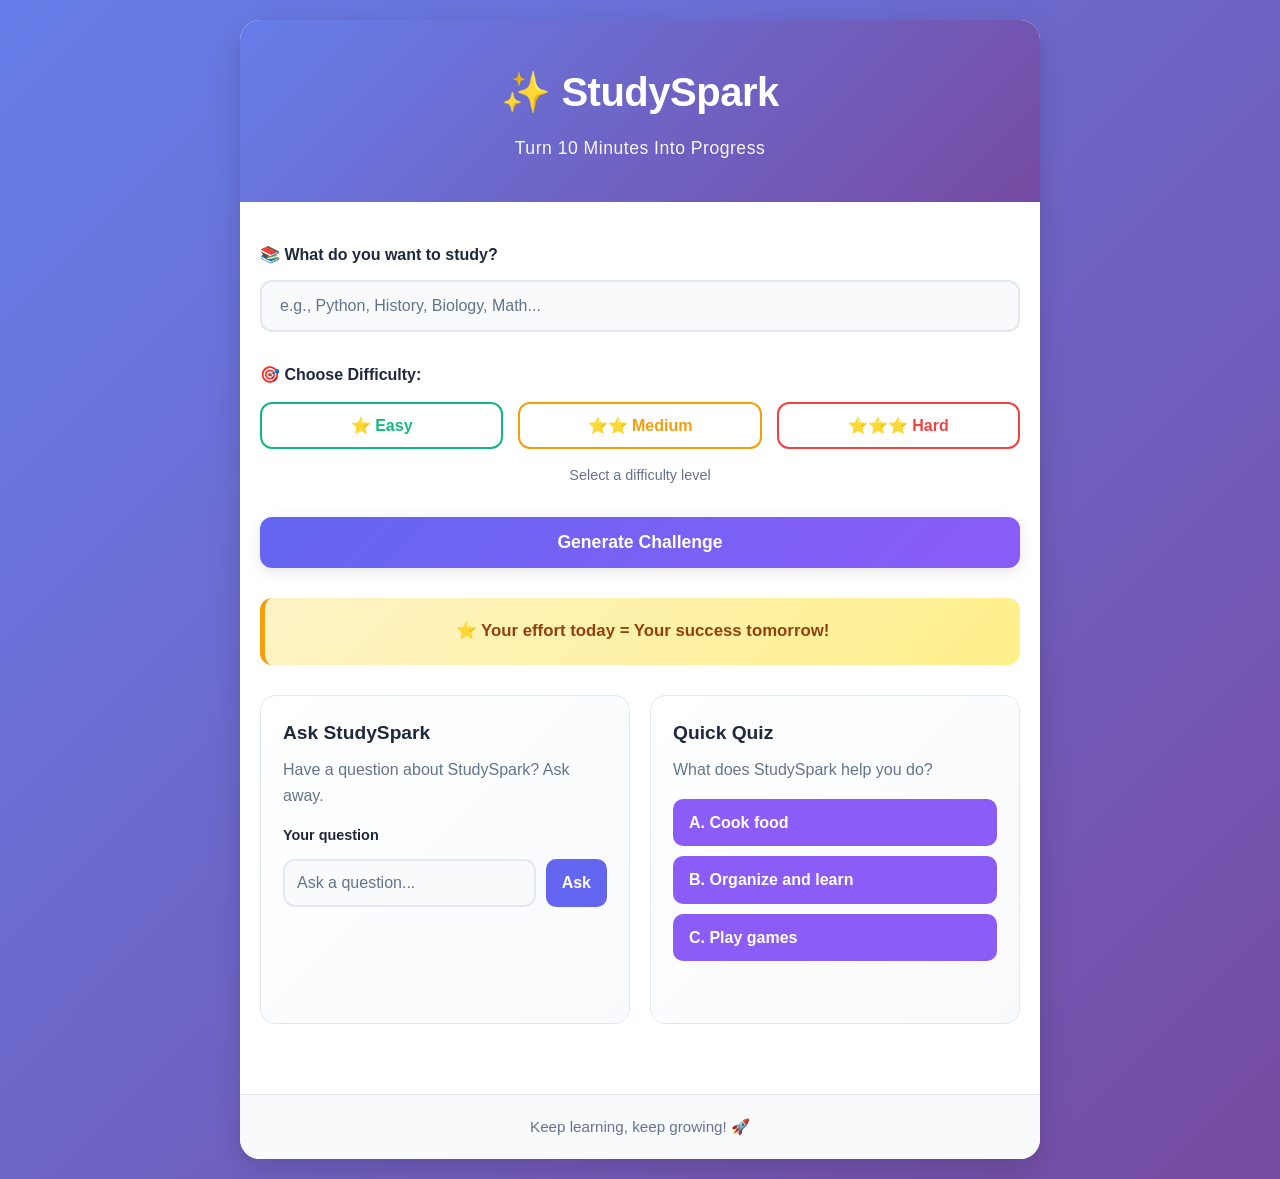
<file: index.html>
<!DOCTYPE html>
<html lang="en">
<head>
    <meta charset="UTF-8">
    <meta name="viewport" content="width=device-width, initial-scale=1.0">
    <title>StudySpark - Study Challenge</title>
    <link rel="stylesheet" href="style.css">
</head>
<body>
    <div class="container">
        <!-- Header -->
        <header class="header">
            <h1 class="title">✨ StudySpark</h1>
            <p class="subtitle">Turn 10 Minutes Into Progress</p>
        </header>

        <!-- Main Content -->
        <main class="main-content">
            <!-- Subject Input Section -->
            <section class="section input-section">
                <label for="subject" class="label">📚 What do you want to study?</label>
                <input 
                    type="text" 
                    id="subject" 
                    class="input-box" 
                    placeholder="e.g., Python, History, Biology, Math..."
                    autocomplete="off"
                >
            </section>

            <!-- Difficulty Selector -->
            <section class="section difficulty-section">
                <p class="section-label">🎯 Choose Difficulty:</p>
                <div class="difficulty-buttons">
                    <button class="difficulty-btn easy" data-difficulty="easy">
                        ⭐ Easy
                    </button>
                    <button class="difficulty-btn medium" data-difficulty="medium">
                        ⭐⭐ Medium
                    </button>
                    <button class="difficulty-btn hard" data-difficulty="hard">
                        ⭐⭐⭐ Hard
                    </button>
                </div>
                <p class="selected-difficulty" id="selectedDifficulty">Select a difficulty level</p>
            </section>

            <!-- Generate Challenge Button -->
            <section class="section">
                <button id="generateBtn" class="generate-btn">Generate Challenge</button>
            </section>

            <!-- Challenge Display -->
            <section class="section challenge-section" id="challengeSection" style="display: none;">
                <div class="challenge-card">
                    <h2 class="challenge-title">Your Challenge:</h2>
                    <p class="challenge-text" id="challengeText"></p>
                    <p class="subject-tag" id="subjectTag"></p>
                </div>

                <!-- Timer and Score -->
                <div class="timer-score-container">
                    <div class="timer-box">
                        <p class="timer-label">⏱️ Time Left:</p>
                        <div class="timer" id="timer">60</div>
                    </div>
                    <div class="score-box">
                        <p class="score-label">🏆 Score:</p>
                        <div class="score" id="score">0</div>
                    </div>
                </div>

                <!-- Complete Challenge Button -->
                <div class="action-buttons">
                    <button id="completeBtn" class="complete-btn" disabled>✓ Challenge Complete</button>
                    <button id="newChallengeBtn" class="new-challenge-btn" style="display: none;">🔄 New Challenge</button>
                </div>
            </section>

            <!-- Motivational Message -->
            <section class="section motivation-section" id="motivationSection">
                <p class="motivation-text" id="motivationText">Ready to challenge yourself?</p>
            </section>

            <section class="section learning-tools-section" aria-label="Study tools">
                <section class="learning-tool" aria-labelledby="qa-title">
                    <h2 class="tool-title" id="qa-title">Ask StudySpark</h2>
                    <p class="tool-description">Have a question about StudySpark? Ask away.</p>
                    <form id="questionForm" class="question-form">
                        <label class="label" for="question">Your question</label>
                        <div class="question-controls">
                            <input
                                type="text"
                                id="question"
                                class="input-box"
                                placeholder="Ask a question..."
                                autocomplete="off"
                            >
                            <button type="submit" class="tool-button">Ask</button>
                        </div>
                    </form>
                    <p id="answer" class="tool-result" aria-live="polite"></p>
                </section>

                <section class="learning-tool quiz-section" aria-labelledby="quiz-title">
                    <h2 class="tool-title" id="quiz-title">Quick Quiz</h2>
                    <p id="quiz-question" class="tool-description">What does StudySpark help you do?</p>
                    <div class="quiz-answers" role="group" aria-labelledby="quiz-question">
                        <button type="button" class="quiz-answer" data-answer="A">A. Cook food</button>
                        <button type="button" class="quiz-answer" data-answer="B">B. Organize and learn</button>
                        <button type="button" class="quiz-answer" data-answer="C">C. Play games</button>
                    </div>
                    <p id="quiz-result" class="tool-result" aria-live="polite"></p>
                </section>
            </section>
        </main>

        <!-- Footer -->
        <footer class="footer">
            <p>Keep learning, keep growing! 🚀</p>
        </footer>
    </div>

    <script src="script.js"></script>
</body>
</html>
</file>
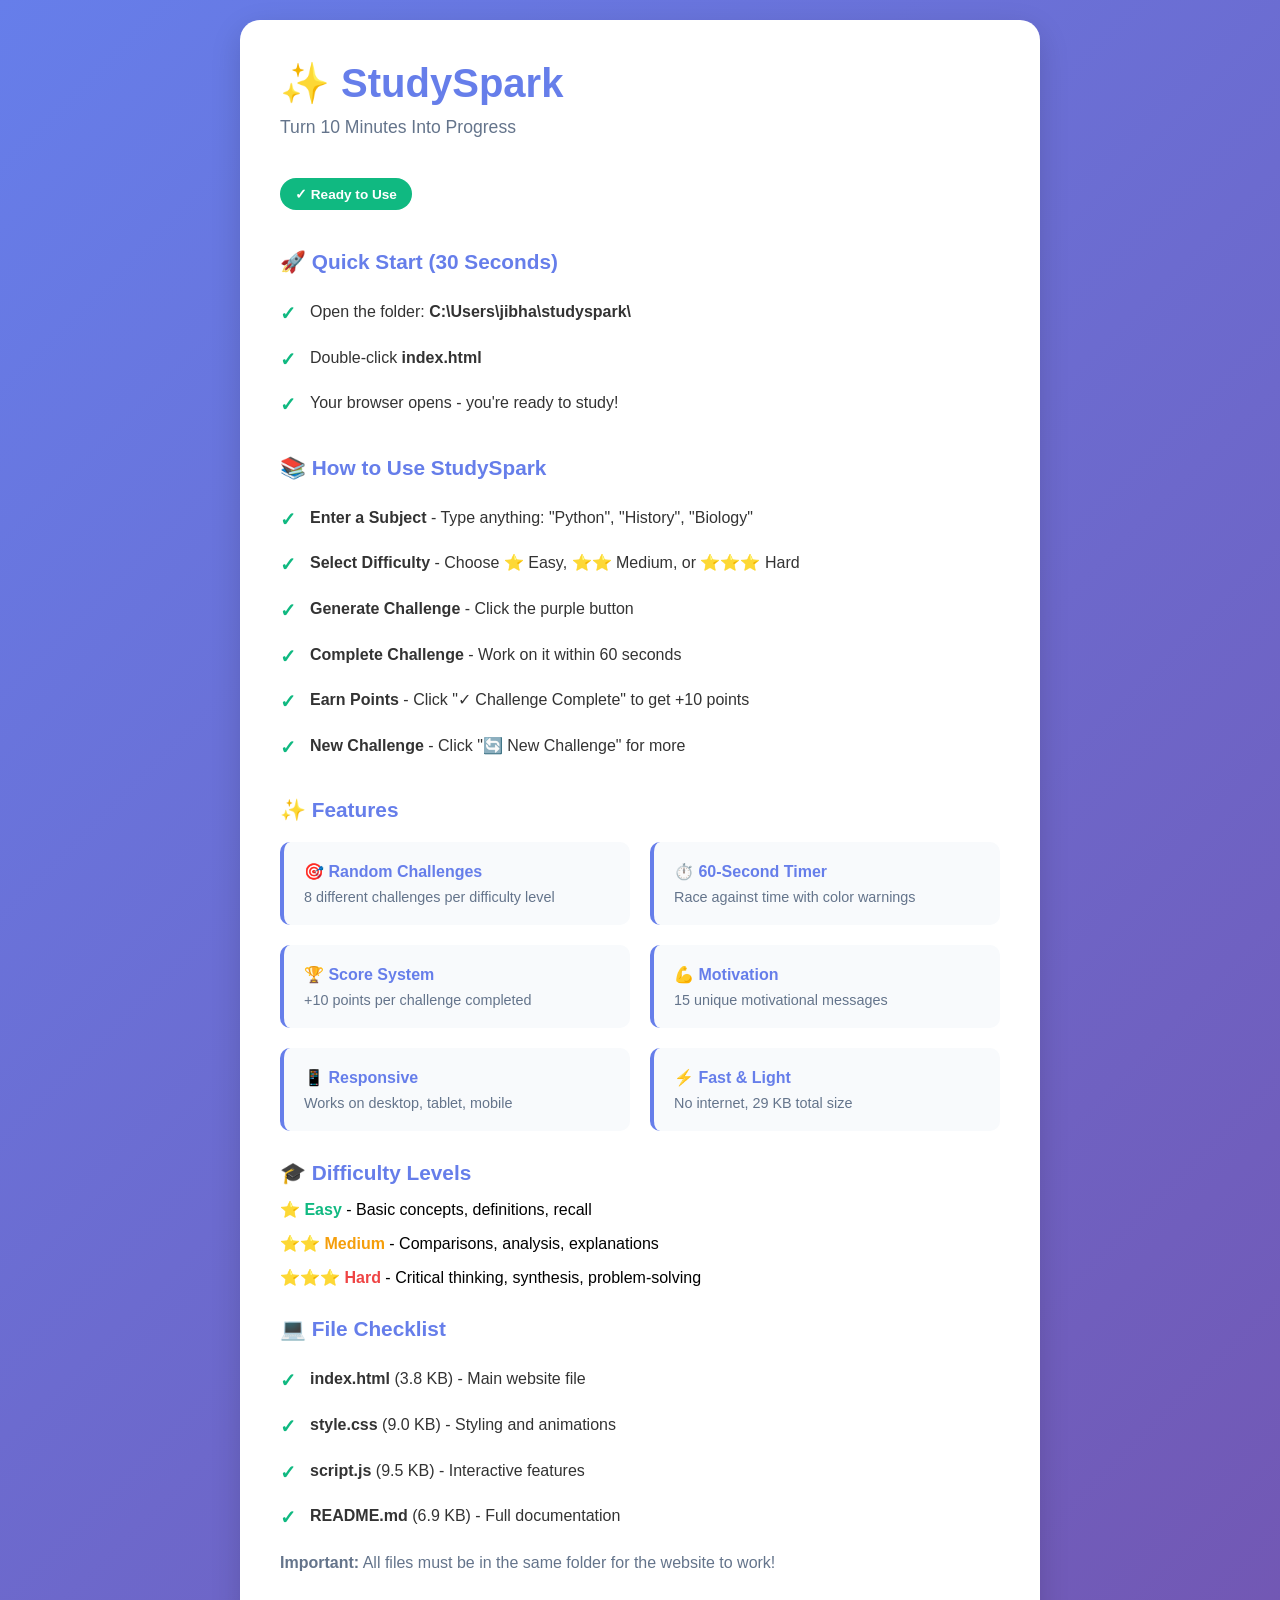
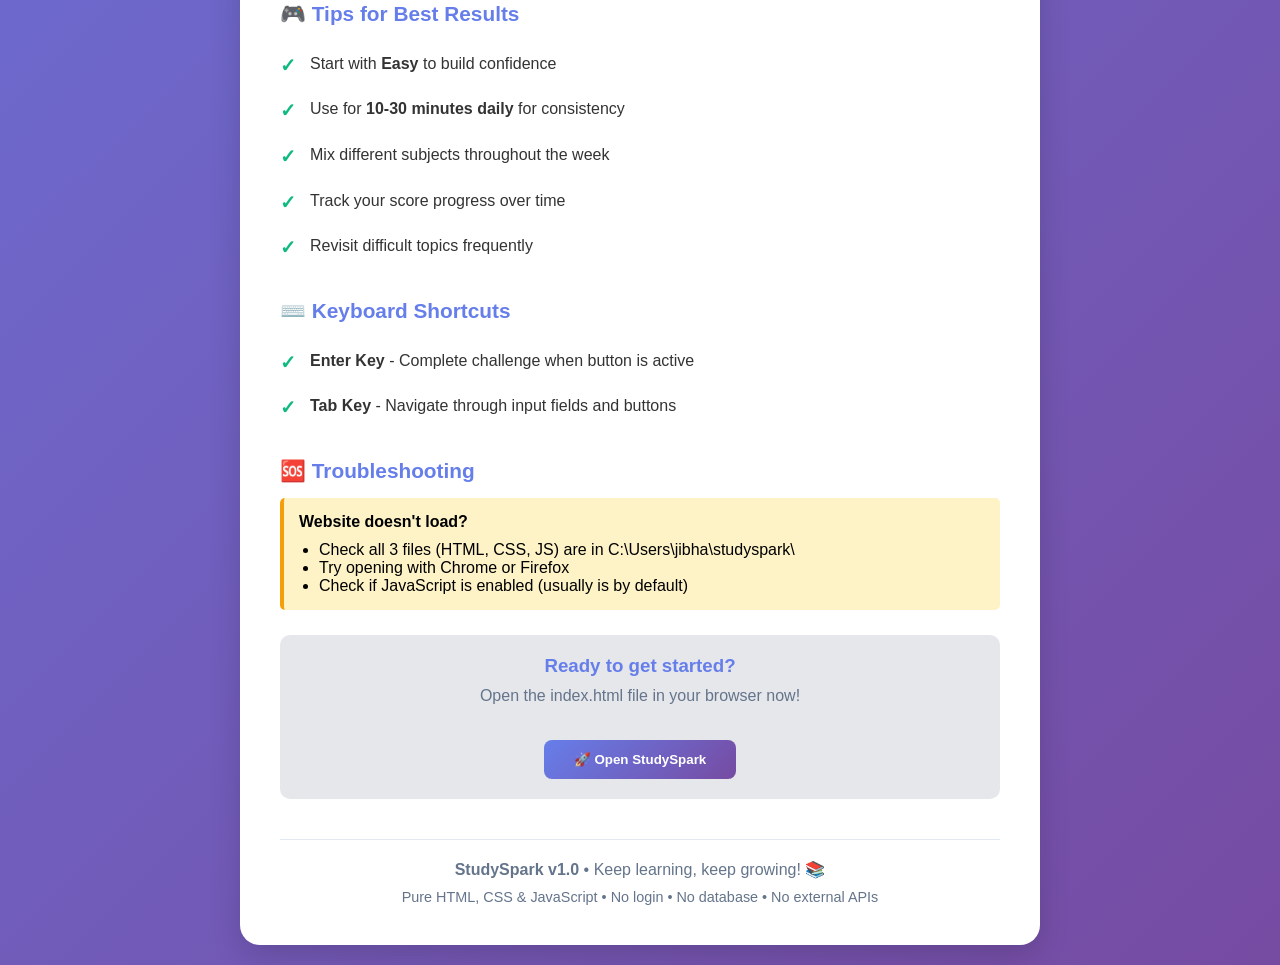
<file: QUICK_START.html>
<!DOCTYPE html>
<html lang="en">
<head>
    <meta charset="UTF-8">
    <meta name="viewport" content="width=device-width, initial-scale=1.0">
    <title>StudySpark - Quick Start Guide</title>
    <style>
        * { margin: 0; padding: 0; box-sizing: border-box; }
        body {
            font-family: 'Segoe UI', Tahoma, Geneva, Verdana, sans-serif;
            background: linear-gradient(135deg, #667eea 0%, #764ba2 100%);
            padding: 20px;
            min-height: 100vh;
        }
        .container {
            max-width: 800px;
            margin: 0 auto;
            background: white;
            border-radius: 20px;
            box-shadow: 0 10px 30px rgba(0, 0, 0, 0.15);
            padding: 40px;
        }
        h1 { color: #667eea; margin-bottom: 10px; font-size: 2.5rem; }
        .subtitle { color: #64748b; margin-bottom: 30px; font-size: 1.1rem; }
        h2 { color: #667eea; margin-top: 30px; margin-bottom: 15px; font-size: 1.3rem; }
        .section { margin-bottom: 25px; }
        .checklist { list-style: none; }
        .checklist li {
            padding: 10px 0;
            padding-left: 30px;
            position: relative;
            color: #333;
            line-height: 1.6;
        }
        .checklist li:before {
            content: "✓";
            position: absolute;
            left: 0;
            color: #10b981;
            font-weight: bold;
            font-size: 1.2rem;
        }
        .code-block {
            background: #f5f5f5;
            border-left: 4px solid #667eea;
            padding: 15px;
            margin: 10px 0;
            border-radius: 5px;
            font-family: 'Courier New', monospace;
            overflow-x: auto;
        }
        .button {
            display: inline-block;
            background: linear-gradient(135deg, #667eea 0%, #764ba2 100%);
            color: white;
            padding: 12px 30px;
            border-radius: 8px;
            text-decoration: none;
            margin-top: 20px;
            font-weight: 600;
            border: none;
            cursor: pointer;
            transition: transform 0.3s ease;
        }
        .button:hover {
            transform: translateY(-2px);
        }
        .feature-grid {
            display: grid;
            grid-template-columns: 1fr 1fr;
            gap: 20px;
            margin: 20px 0;
        }
        .feature-card {
            background: #f8fafc;
            padding: 20px;
            border-radius: 10px;
            border-left: 4px solid #667eea;
        }
        .feature-card strong { color: #667eea; }
        .feature-card p { color: #64748b; margin-top: 8px; font-size: 0.9rem; }
        .status-badge {
            display: inline-block;
            background: #10b981;
            color: white;
            padding: 8px 15px;
            border-radius: 20px;
            font-size: 0.85rem;
            font-weight: 600;
            margin: 10px 0;
        }
        @media (max-width: 600px) {
            .container { padding: 20px; }
            h1 { font-size: 1.8rem; }
            .feature-grid { grid-template-columns: 1fr; }
        }
    </style>
</head>
<body>
    <div class="container">
        <h1>✨ StudySpark</h1>
        <p class="subtitle">Turn 10 Minutes Into Progress</p>
        <div class="status-badge">✓ Ready to Use</div>

        <div class="section">
            <h2>🚀 Quick Start (30 Seconds)</h2>
            <ol class="checklist">
                <li>Open the folder: <strong>C:\Users\jibha\studyspark\</strong></li>
                <li>Double-click <strong>index.html</strong></li>
                <li>Your browser opens - you're ready to study!</li>
            </ol>
        </div>

        <div class="section">
            <h2>📚 How to Use StudySpark</h2>
            <ol class="checklist">
                <li><strong>Enter a Subject</strong> - Type anything: "Python", "History", "Biology"</li>
                <li><strong>Select Difficulty</strong> - Choose ⭐ Easy, ⭐⭐ Medium, or ⭐⭐⭐ Hard</li>
                <li><strong>Generate Challenge</strong> - Click the purple button</li>
                <li><strong>Complete Challenge</strong> - Work on it within 60 seconds</li>
                <li><strong>Earn Points</strong> - Click "✓ Challenge Complete" to get +10 points</li>
                <li><strong>New Challenge</strong> - Click "🔄 New Challenge" for more</li>
            </ol>
        </div>

        <div class="section">
            <h2>✨ Features</h2>
            <div class="feature-grid">
                <div class="feature-card">
                    <strong>🎯 Random Challenges</strong>
                    <p>8 different challenges per difficulty level</p>
                </div>
                <div class="feature-card">
                    <strong>⏱️ 60-Second Timer</strong>
                    <p>Race against time with color warnings</p>
                </div>
                <div class="feature-card">
                    <strong>🏆 Score System</strong>
                    <p>+10 points per challenge completed</p>
                </div>
                <div class="feature-card">
                    <strong>💪 Motivation</strong>
                    <p>15 unique motivational messages</p>
                </div>
                <div class="feature-card">
                    <strong>📱 Responsive</strong>
                    <p>Works on desktop, tablet, mobile</p>
                </div>
                <div class="feature-card">
                    <strong>⚡ Fast & Light</strong>
                    <p>No internet, 29 KB total size</p>
                </div>
            </div>
        </div>

        <div class="section">
            <h2>🎓 Difficulty Levels</h2>
            <div style="margin: 15px 0;">
                <strong style="color: #10b981;">⭐ Easy</strong> - Basic concepts, definitions, recall
            </div>
            <div style="margin: 15px 0;">
                <strong style="color: #f59e0b;">⭐⭐ Medium</strong> - Comparisons, analysis, explanations
            </div>
            <div style="margin: 15px 0;">
                <strong style="color: #ef4444;">⭐⭐⭐ Hard</strong> - Critical thinking, synthesis, problem-solving
            </div>
        </div>

        <div class="section">
            <h2>💻 File Checklist</h2>
            <ul class="checklist">
                <li><strong>index.html</strong> (3.8 KB) - Main website file</li>
                <li><strong>style.css</strong> (9.0 KB) - Styling and animations</li>
                <li><strong>script.js</strong> (9.5 KB) - Interactive features</li>
                <li><strong>README.md</strong> (6.9 KB) - Full documentation</li>
            </ul>
            <p style="margin-top: 15px; color: #64748b;">
                <strong>Important:</strong> All files must be in the same folder for the website to work!
            </p>
        </div>

        <div class="section">
            <h2>🎮 Tips for Best Results</h2>
            <ul class="checklist">
                <li>Start with <strong>Easy</strong> to build confidence</li>
                <li>Use for <strong>10-30 minutes daily</strong> for consistency</li>
                <li>Mix different subjects throughout the week</li>
                <li>Track your score progress over time</li>
                <li>Revisit difficult topics frequently</li>
            </ul>
        </div>

        <div class="section">
            <h2>⌨️ Keyboard Shortcuts</h2>
            <ul class="checklist">
                <li><strong>Enter Key</strong> - Complete challenge when button is active</li>
                <li><strong>Tab Key</strong> - Navigate through input fields and buttons</li>
            </ul>
        </div>

        <div class="section">
            <h2>🆘 Troubleshooting</h2>
            <div style="background: #fef3c7; border-left: 4px solid #f59e0b; padding: 15px; border-radius: 5px; margin: 10px 0;">
                <strong>Website doesn't load?</strong>
                <ul style="margin-top: 10px; margin-left: 20px;">
                    <li>Check all 3 files (HTML, CSS, JS) are in C:\Users\jibha\studyspark\</li>
                    <li>Try opening with Chrome or Firefox</li>
                    <li>Check if JavaScript is enabled (usually is by default)</li>
                </ul>
            </div>
        </div>

        <div class="section" style="background: #e5e7eb; padding: 20px; border-radius: 10px; text-align: center;">
            <h3 style="color: #667eea; margin-bottom: 10px;">Ready to get started?</h3>
            <p style="color: #64748b; margin-bottom: 15px;">Open the index.html file in your browser now!</p>
            <button class="button" onclick="window.open('index.html')">🚀 Open StudySpark</button>
        </div>

        <div style="margin-top: 40px; padding-top: 20px; border-top: 1px solid #e2e8f0; text-align: center; color: #64748b;">
            <p><strong>StudySpark v1.0</strong> • Keep learning, keep growing! 📚</p>
            <p style="font-size: 0.9rem; margin-top: 10px;">Pure HTML, CSS & JavaScript • No login • No database • No external APIs</p>
        </div>
    </div>
</body>
</html>
</file>
<file: style.css>
/* ===== VARIABLES & RESET ===== */
:root {
    --primary: #6366f1;
    --secondary: #8b5cf6;
    --success: #10b981;
    --warning: #f59e0b;
    --danger: #ef4444;
    --easy: #10b981;
    --medium: #f59e0b;
    --hard: #ef4444;
    --bg-light: #f8fafc;
    --bg-dark: #1e293b;
    --text-dark: #1e293b;
    --text-light: #64748b;
    --border-light: #e2e8f0;
    --shadow: 0 4px 15px rgba(0, 0, 0, 0.1);
    --shadow-lg: 0 10px 30px rgba(0, 0, 0, 0.15);
}

* {
    margin: 0;
    padding: 0;
    box-sizing: border-box;
}

html {
    scroll-behavior: smooth;
}

body {
    font-family: 'Segoe UI', Tahoma, Geneva, Verdana, sans-serif;
    background: linear-gradient(135deg, #667eea 0%, #764ba2 100%);
    color: var(--text-dark);
    line-height: 1.6;
    min-height: 100vh;
    padding: 20px;
}

/* ===== CONTAINER & LAYOUT ===== */
.container {
    max-width: 800px;
    margin: 0 auto;
    background: white;
    border-radius: 20px;
    box-shadow: var(--shadow-lg);
    overflow: hidden;
}

/* ===== HEADER ===== */
.header {
    background: linear-gradient(135deg, #667eea 0%, #764ba2 100%);
    color: white;
    padding: 40px 20px;
    text-align: center;
    animation: slideDown 0.6s ease-out;
}

.title {
    font-size: 2.5rem;
    margin-bottom: 10px;
    font-weight: 700;
    letter-spacing: -0.5px;
}

.subtitle {
    font-size: 1.1rem;
    opacity: 0.95;
    font-weight: 300;
    letter-spacing: 0.5px;
}

/* ===== MAIN CONTENT ===== */
.main-content {
    padding: 40px 20px;
}

.section {
    margin-bottom: 30px;
    animation: fadeIn 0.6s ease-out;
}

.section-label {
    font-size: 1rem;
    font-weight: 600;
    color: var(--text-dark);
    margin-bottom: 15px;
}

.label {
    display: block;
    font-size: 1rem;
    font-weight: 600;
    color: var(--text-dark);
    margin-bottom: 12px;
}

/* ===== INPUT BOX ===== */
.input-box {
    width: 100%;
    padding: 15px 18px;
    font-size: 1rem;
    border: 2px solid var(--border-light);
    border-radius: 12px;
    transition: all 0.3s ease;
    background: var(--bg-light);
    color: var(--text-dark);
}

.input-box:focus {
    outline: none;
    border-color: var(--primary);
    box-shadow: 0 0 0 3px rgba(99, 102, 241, 0.1);
    background: white;
}

.input-box::placeholder {
    color: var(--text-light);
}

/* ===== DIFFICULTY BUTTONS ===== */
.difficulty-buttons {
    display: flex;
    gap: 15px;
    margin-bottom: 15px;
    flex-wrap: wrap;
}

.difficulty-btn {
    flex: 1;
    min-width: 120px;
    padding: 12px 20px;
    font-size: 1rem;
    font-weight: 600;
    border: 2px solid var(--border-light);
    border-radius: 12px;
    background: white;
    color: var(--text-dark);
    cursor: pointer;
    transition: all 0.3s ease;
}

.difficulty-btn:hover {
    transform: translateY(-2px);
    box-shadow: var(--shadow);
}

.difficulty-btn.easy {
    border-color: var(--easy);
    color: var(--easy);
}

.difficulty-btn.easy.active {
    background: var(--easy);
    color: white;
}

.difficulty-btn.medium {
    border-color: var(--medium);
    color: var(--medium);
}

.difficulty-btn.medium.active {
    background: var(--medium);
    color: white;
}

.difficulty-btn.hard {
    border-color: var(--hard);
    color: var(--hard);
}

.difficulty-btn.hard.active {
    background: var(--hard);
    color: white;
}

.selected-difficulty {
    font-size: 0.9rem;
    color: var(--text-light);
    text-align: center;
}

/* ===== GENERATE BUTTON ===== */
.generate-btn {
    width: 100%;
    padding: 15px 30px;
    font-size: 1.1rem;
    font-weight: 700;
    color: white;
    background: linear-gradient(135deg, var(--primary), var(--secondary));
    border: none;
    border-radius: 12px;
    cursor: pointer;
    transition: all 0.3s ease;
    box-shadow: var(--shadow);
}

.generate-btn:hover {
    transform: translateY(-2px);
    box-shadow: var(--shadow-lg);
}

.generate-btn:active {
    transform: translateY(0);
}

.generate-btn:disabled {
    opacity: 0.6;
    cursor: not-allowed;
    transform: none;
}

/* ===== CHALLENGE SECTION ===== */
.challenge-section {
    animation: slideUp 0.6s ease-out;
}

.challenge-card {
    background: linear-gradient(135deg, #f3f4f6, #e5e7eb);
    padding: 25px;
    border-radius: 15px;
    margin-bottom: 25px;
    border-left: 5px solid var(--primary);
    animation: fadeIn 0.6s ease-out;
}

.challenge-title {
    font-size: 1.2rem;
    color: var(--text-dark);
    margin-bottom: 12px;
    font-weight: 700;
}

.challenge-text {
    font-size: 1.1rem;
    color: var(--text-dark);
    line-height: 1.8;
    margin-bottom: 12px;
}

.subject-tag {
    display: inline-block;
    background: var(--primary);
    color: white;
    padding: 5px 12px;
    border-radius: 20px;
    font-size: 0.85rem;
    font-weight: 600;
}

/* ===== TIMER & SCORE ===== */
.timer-score-container {
    display: flex;
    gap: 20px;
    margin-bottom: 25px;
}

.timer-box,
.score-box {
    flex: 1;
    background: linear-gradient(135deg, #f3f4f6, #e5e7eb);
    padding: 20px;
    border-radius: 15px;
    text-align: center;
    animation: slideUp 0.6s ease-out;
}

.timer-label,
.score-label {
    font-size: 0.9rem;
    font-weight: 600;
    color: var(--text-light);
    margin-bottom: 8px;
}

.timer,
.score {
    font-size: 2.5rem;
    font-weight: 800;
    color: var(--primary);
    transition: transform 0.2s ease;
}

.timer.warning {
    color: var(--warning);
    animation: pulse 0.6s infinite;
}

.timer.danger {
    color: var(--danger);
    animation: pulse 0.3s infinite;
}

/* ===== ACTION BUTTONS ===== */
.action-buttons {
    display: flex;
    gap: 15px;
    flex-wrap: wrap;
}

.complete-btn,
.new-challenge-btn {
    flex: 1;
    min-width: 140px;
    padding: 12px 25px;
    font-size: 1rem;
    font-weight: 700;
    border: none;
    border-radius: 12px;
    cursor: pointer;
    transition: all 0.3s ease;
    animation: slideUp 0.6s ease-out;
}

.complete-btn {
    background: var(--success);
    color: white;
    box-shadow: var(--shadow);
}

.complete-btn:hover:not(:disabled) {
    transform: translateY(-2px);
    box-shadow: var(--shadow-lg);
    background: #059669;
}

.complete-btn:disabled {
    opacity: 0.5;
    cursor: not-allowed;
    transform: none;
}

.new-challenge-btn {
    background: var(--primary);
    color: white;
    box-shadow: var(--shadow);
}

.new-challenge-btn:hover {
    transform: translateY(-2px);
    box-shadow: var(--shadow-lg);
}

/* ===== MOTIVATION SECTION ===== */
.motivation-section {
    text-align: center;
    padding: 20px;
    background: linear-gradient(135deg, #fef3c7, #fef08a);
    border-radius: 12px;
    border-left: 5px solid var(--warning);
}

.motivation-text {
    font-size: 1.05rem;
    font-weight: 600;
    color: #92400e;
    animation: fadeIn 0.6s ease-out;
}

/* ===== FOOTER ===== */
.footer {
    background: var(--bg-light);
    color: var(--text-light);
    padding: 20px;
    text-align: center;
    font-size: 0.95rem;
    border-top: 1px solid var(--border-light);
}

/* ===== STUDY TOOLS ===== */
.learning-tools-section {
    display: grid;
    grid-template-columns: repeat(2, minmax(0, 1fr));
    gap: 20px;
}

.learning-tool {
    min-width: 0;
    padding: 22px;
    border: 1px solid var(--border-light);
    border-radius: 15px;
    background: linear-gradient(135deg, #fff, var(--bg-light));
}

.tool-title {
    margin-bottom: 8px;
    color: var(--text-dark);
    font-size: 1.2rem;
}

.tool-description {
    margin-bottom: 16px;
    color: var(--text-light);
}

.question-form .label {
    font-size: 0.9rem;
}

.question-controls {
    display: flex;
    align-items: stretch;
    gap: 10px;
}

.question-controls .input-box {
    min-width: 0;
    padding: 12px;
}

.tool-button,
.quiz-answer {
    padding: 11px 16px;
    border: 0;
    border-radius: 10px;
    color: white;
    font: inherit;
    font-weight: 600;
    cursor: pointer;
    transition: transform 0.2s ease, box-shadow 0.2s ease, background 0.2s ease;
}

.tool-button {
    background: var(--primary);
}

.tool-button:hover,
.quiz-answer:hover {
    transform: translateY(-2px);
    box-shadow: var(--shadow);
}

.quiz-answers {
    display: grid;
    gap: 10px;
}

.quiz-answer {
    width: 100%;
    background: var(--secondary);
    text-align: left;
}

.quiz-answer:focus-visible,
.tool-button:focus-visible {
    outline: 3px solid var(--warning);
    outline-offset: 3px;
}

.tool-result {
    min-height: 1.6em;
    margin-top: 14px;
    color: var(--primary);
    font-weight: 600;
}

/* ===== ANIMATIONS ===== */
@keyframes slideDown {
    from {
        opacity: 0;
        transform: translateY(-20px);
    }
    to {
        opacity: 1;
        transform: translateY(0);
    }
}

@keyframes slideUp {
    from {
        opacity: 0;
        transform: translateY(20px);
    }
    to {
        opacity: 1;
        transform: translateY(0);
    }
}

@keyframes fadeIn {
    from {
        opacity: 0;
    }
    to {
        opacity: 1;
    }
}

@keyframes pulse {
    0%, 100% {
        transform: scale(1);
    }
    50% {
        transform: scale(1.05);
    }
}

/* ===== RESPONSIVE DESIGN ===== */
@media (max-width: 600px) {
    .container {
        border-radius: 0;
        margin: 0;
    }

    body {
        padding: 0;
    }

    .header {
        padding: 30px 15px;
    }

    .title {
        font-size: 2rem;
    }

    .subtitle {
        font-size: 0.95rem;
    }

    .main-content {
        padding: 25px 15px;
    }

    .difficulty-buttons {
        flex-direction: column;
    }

    .difficulty-btn {
        min-width: auto;
    }

    .timer-score-container {
        flex-direction: column;
    }

    .timer,
    .score {
        font-size: 2rem;
    }

    .action-buttons {
        flex-direction: column;
    }

    .learning-tools-section {
        grid-template-columns: 1fr;
    }

    .question-controls {
        flex-direction: column;
    }

    .complete-btn,
    .new-challenge-btn {
        min-width: auto;
        width: 100%;
    }
}

@media (max-width: 400px) {
    .title {
        font-size: 1.7rem;
    }

    .challenge-text {
        font-size: 1rem;
    }

    .timer,
    .score {
        font-size: 1.8rem;
    }
}
</file>
